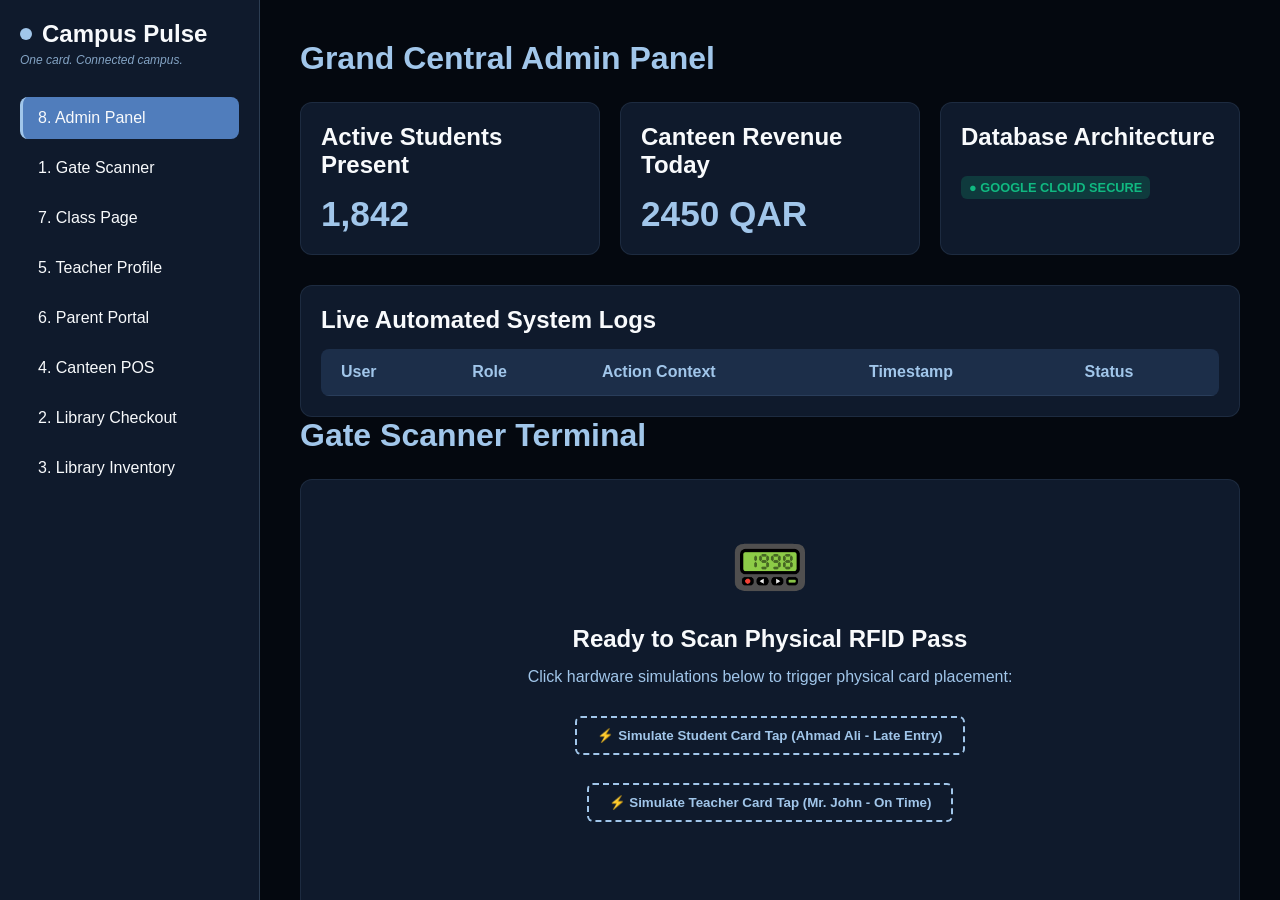
<file: index.html>
<!DOCTYPE html>
<html lang="en">
<head>
    <meta charset="UTF-8">
    <meta name="viewport" content="width=device-width, initial-scale=1.0">
    <title>Campus Pulse Prototype Hub</title>
    <link rel="stylesheet" href="style.css">
</head>
<body>

    <!-- MASTER SYSTEM NAVIGATION SIDEBAR -->
    <div class="sidebar">
        <div class="brand"><div class="brand-pulse"></div>Campus Pulse</div>
        <div class="tagline">One card. Connected campus.</div>
        <ul class="nav-links">
            <li class="nav-item active" onclick="switchPage('admin')">8. Admin Panel</li>
            <li class="nav-item" onclick="switchPage('gate')">1. Gate Scanner</li>
            <li class="nav-item" onclick="switchPage('class')">7. Class Page</li>
            <li class="nav-item" onclick="switchPage('teacher')">5. Teacher Profile</li>
            <li class="nav-item" onclick="switchPage('parent')">6. Parent Portal</li>
            <li class="nav-item" onclick="switchPage('canteen')">4. Canteen POS</li>
            <li class="nav-item" onclick="switchPage('lib-checkout')">2. Library Checkout</li>
            <li class="nav-item" onclick="switchPage('lib-dashboard')">3. Library Inventory</li>
        </ul>
    </div>

    <!-- MAIN DISPLAY CANVAS -->
    <div class="main-content">

        <!-- PAGE 8: ADMIN MASTER DASHBOARD -->
        <div id="page-admin" class="page-view active">
            <h1>Grand Central Admin Panel</h1>
            <div class="grid-3">
                <div class="card"><h2>Active Students Present</h2><div class="stat-num" id="admin-present-count">1,842</div></div>
                <div class="card"><h2>Canteen Revenue Today</h2><div class="stat-num"><span id="admin-revenue">2,450</span> QAR</div></div>
                <div class="card"><h2>Database Architecture</h2><div class="badge badge-green" style="display:inline-block; margin-top:10px;">● GOOGLE CLOUD SECURE</div></div>
            </div>
            <div class="card">
                <h2>Live Automated System Logs</h2>
                <table>
                    <thead>
                        <tr><th>User</th><th>Role</th><th>Action Context</th><th>Timestamp</th><th>Status</th></tr>
                    </thead>
                    <tbody id="admin-log-table">
                        <!-- Dynamic lines append here -->
                    </tbody>
                </table>
            </div>
        </div>

        <!-- PAGE 1: GATE SCANNER HARDWARE SIMULATOR -->
        <div id="page-gate" class="page-view">
            <h1>Gate Scanner Terminal</h1>
            <div class="card" style="text-align: center; padding: 50px 20px;">
                <div style="font-size: 4rem; margin-bottom: 20px;">📟</div>
                <h2>Ready to Scan Physical RFID Pass</h2>
                <p style="color: var(--text-muted); margin-bottom: 20px;">Click hardware simulations below to trigger physical card placement:</p>
                <button class="btn btn-simulate" onclick="triggerGateScan('Ahmad Ali', 'Student', '7:45 AM', 'Late')">⚡ Simulate Student Card Tap (Ahmad Ali - Late Entry)</button>
                <br><br>
                <button class="btn btn-simulate" onclick="triggerGateScan('Mr. John', 'Teacher', '7:12 AM', 'Present')">⚡ Simulate Teacher Card Tap (Mr. John - On Time)</button>
                <h2 id="gate-output" style="margin-top: 30px; min-height: 40px;"></h2>
            </div>
        </div>

        <!-- PAGE 7: CLASS PAGE -->
        <div id="page-class" class="page-view">
            <h1>Classroom Hub: Grade 10 - Mathematics</h1>
            <div class="card">
                <h2>Automated Morning Attendance Sync</h2>
                <table>
                    <thead><tr><th>Student ID</th><th>Name</th><th>Assigned Desk</th><th>Gate Scan Status</th></tr></thead>
                    <tbody>
                        <tr><td>#8841</td><td>Ahmad Ali</td><td>Row 1, Desk 3</td><td><span class="badge badge-red" id="class-ahmad-status">Absent (No Gate Log)</span></td></tr>
                        <tr><td>#8842</td><td>Fatima Al-Thani</td><td>Row 3, Desk 1</td><td><span class="badge badge-green">Present (7:05 AM)</span></td></tr>
                        <tr><td>#8843</td><td>Salem Hassan</td><td>Row 2, Desk 4</td><td><span class="badge badge-green">Present (7:14 AM)</span></td></tr>
                    </tbody>
                </table>
            </div>
        </div>

        <!-- PAGE 5: TEACHER PROFILE -->
        <div id="page-teacher" class="page-view">
            <h1>Teacher Portal: Mr. John</h1>
            <div class="grid-3">
                <div class="card"><h2>Morning Attendance Log</h2><div class="stat-num" id="teacher-status-badge" style="color:var(--accent-red); font-size:1.8rem;">NOT CHECKED IN</div></div>
                <div class="card"><h2>Canteen Card Balance</h2><div class="stat-num">150 QAR</div></div>
                <div class="card"><h2>Assigned Classes Today</h2><div class="stat-num" style="font-size:1.8rem; color:white;">4 Periods</div></div>
            </div>
        </div>

        <!-- PAGE 6: PARENT PORTAL -->
        <div id="page-parent" class="page-view">
            <h1>Parent Access Dashboard</h1>
            <div class="grid-3">
                <div class="card"><h2>Child Attendance Sync</h2><p>Ahmad Ali:</p><div class="badge badge-red" id="parent-child-status" style="display:inline-block; margin-top:5px;">Absent</div></div>
                <div class="card"><h2>Canteen Wallet Balance</h2><div class="stat-num"><span id="parent-balance-view">45</span> QAR</div><button class="btn btn-simulate" onclick="addParentCredit()" style="margin-top:10px; padding:6px 12px; font-size:0.85rem;">💳 Add 50 QAR Allowance</button></div>
                <div class="card"><h2>Daily Spending Limit</h2><div class="stat-num" style="color:white; font-size:1.8rem;">25 QAR Max</div></div>
            </div>
        </div>

        <!-- PAGE 4: CANTEEN POINT OF SALE TERMINAL -->
        <div id="page-canteen" class="page-view">
            <h1>Canteen Checkout Register</h1>
            <div style="display: flex; gap: 30px;">
                <div style="flex: 2;">
                    <h2>Active Daily Cafeteria Menu</h2>
                    <div class="canteen-item"><div><strong>Fresh Chicken Sandwich</strong><br><span style="color:var(--text-muted)">15 QAR</span></div><button class="btn" onclick="addToCart(15, 'Chicken Sandwich')">Add</button></div>
                    <div class="canteen-item"><div><strong>Hot Morning Espresso</strong><br><span style="color:var(--text-muted)">10 QAR</span></div><button class="btn" onclick="addToCart(10, 'Espresso')">Add</button></div>
                    <div class="canteen-item"><div><strong>Mineral Water</strong><br><span style="color:var(--text-muted)">3 QAR</span></div><button class="btn" onclick="addToCart(3, 'Water')">Add</button></div>
                </div>
                <div style="flex: 1;" class="card">
                    <h2>Active Checkout Basket</h2>
                    <p style="margin: 20px 0;">Total Due: <strong style="font-size: 1.8rem; color:var(--accent-blue);"><span id="cart-total">0</span> QAR</strong></p>
                    <p style="font-size:0.85rem; color:var(--text-muted); margin-bottom:10px;">Linked Student Card Balance: <span id="canteen-balance-check">45</span> QAR</p>
                    <button class="btn btn-simulate" style="width: 100%;" onclick="processCanteenPayment()">🛒 Tap Student Card to Deduct</button>
                    <p id="canteen-status" style="margin-top:15px; text-align:center; font-weight:bold;"></p>
                </div>
            </div>
        </div>

        <!-- PAGE 2: LIBRARY CHECKOUT -->
        <div id="page-lib-checkout" class="page-view">
            <h1>RFID Library Checkout Pad</h1>
            <div class="card" style="max-width: 500px; margin: 0 auto; text-align: center;">
                <h2>Scan Processing Interface</h2>
                <p style="color: var(--text-muted); margin-bottom:20px;">Simulate physical student lookup & book verification barcode linking:</p>
                <button class="btn btn-simulate" style="width:100%; margin-bottom:15px;" onclick="simulateLibraryCheckout()">⚡ Tap Ahmad's Card & Scan Book ID</button>
                <p id="lib-checkout-msg" style="font-weight:bold; color:var(--accent-green);"></p>
            </div>
        </div>

        <!-- PAGE 3: LIBRARY INVENTORY DASHBOARD -->
        <div id="page-lib-dashboard" class="page-view">
            <h1>Master Library Catalog</h1>
            <div class="grid-3">
                <div class="card"><h2>Total Registered Stock</h2><div class="stat-num">5,420 Books</div></div>
                <div class="card"><h2>Checked Out Today</h2><div class="stat-num" id="lib-out-count">182</div></div>
                <div class="card"><h2>Overdue Flag Warnings</h2><div class="stat-num" style="color:#f59e0b">14 Books</div></div>
            </div>
            <div class="card">
                <h2>Real-Time Catalog Verification Matrix</h2>
                <table>
                    <thead><tr><th>ISBN / Barcode</th><th>Book Title</th><th>Subject Domain</th><th>Ecosystem Status</th></tr></thead>
                    <tbody>
                        <tr><td>#978-01340</td><td>Introduction to Calculus</td><td>Mathematics</td><td><span class="badge badge-green">● On Shelf (A3)</span></td></tr>
                        <tr><td>#978-00611</td><td>The History of Qatar</td><td>Social Studies</td><td><span class="badge badge-green" id="book-qatar-status">● On Shelf (B1)</span></td></tr>
                        <tr><td>#978-01414</td><td>Classic Arabic Prose</td><td>Literature</td><td><span class="badge badge-yellow">● Reserved Holding</span></td></tr>
                    </tbody>
                </table>
            </div>
        </div>

    </div>

    <!-- CENTRAL PROTOTYPE INTERACTIVE LOGIC ENGINE -->
    <script>
        // System State Initializers 
        if(!localStorage.getItem('studentBalance')) localStorage.setItem('studentBalance', '45');
        if(!localStorage.getItem('canteenRevenue')) localStorage.setItem('canteenRevenue', '2450');
        
        let currentCartAmount = 0;

        function updateUIElements() {
            const bal = localStorage.getItem('studentBalance');
            document.getElementById('parent-balance-view').innerText = bal;
            document.getElementById('canteen-balance-check').innerText = bal;
            document.getElementById('admin-revenue').innerText = localStorage.getItem('canteenRevenue');
        }

        function switchPage(pageId) {
            document.querySelectorAll('.page-view').forEach(p => p.classList.remove('active'));
            document.querySelectorAll('.nav-item').forEach(i => i.classList.remove('active'));
            document.getElementById('page-' + pageId).classList.add('active');
            event.target.classList.add('active');
            updateUIElements();
        }

        function triggerGateScan(name, role, time, status) {
            document.getElementById('gate-output').innerHTML = `<span style="color:var(--accent-green)">🟢 Card Detected! Welcome ${name} (${role}). Status logged: ${status} at ${time}.</span>`;
            
            // Log entry data directly to the central administrator screen 
            const tbody = document.getElementById('admin-log-table');
            const row = `<tr><td><strong>${name}</strong></td><td>${role}</td><td>Gate Entrance Scan</td><td>${time}</td><td><span class="badge ${status=='Late'?'badge-yellow':'badge-green'}">${status}</span></td></tr>`;
            tbody.innerHTML = row + tbody.innerHTML;

            if(name === 'Ahmad Ali') {
                document.getElementById('class-ahmad-status').className = "badge badge-yellow";
                document.getElementById('class-ahmad-status').innerText = "Late Entry (7:45 AM)";
                document.getElementById('parent-child-status').className = "badge badge-yellow";
                document.getElementById('parent-child-status').innerText = "Late Entry (7:45 AM)";
                document.getElementById('admin-present-count').innerText = "1,843";
            }
            if(name === 'Mr. John') {
                document.getElementById('teacher-status-badge').className = "stat-num";
                document.getElementById('teacher-status-badge').style.color = "var(--accent-green)";
                document.getElementById('teacher-status-badge').innerText = "PRESENT (7:12 AM)";
            }
        }

        function addParentCredit() {
            let current = parseFloat(localStorage.getItem('studentBalance'));
            current += 50;
            localStorage.setItem('studentBalance', current);
            updateUIElements();
        }

        function addToCart(amount, itemName) {
            currentCartAmount = amount;
            document.getElementById('cart-total').innerText = amount;
            document.getElementById('canteen-status').innerText = `Selected: ${itemName}`;
            document.getElementById('canteen-status').style.color = "white";
        }

        function processCanteenPayment() {
            if(currentCartAmount === 0) {
                document.getElementById('canteen-status').innerText = "❌ Please select a menu item first.";
                document.getElementById('canteen-status').style.color = "var(--accent-red)";
                return;
            }
            let bal = parseFloat(localStorage.getItem('studentBalance'));
            if(bal >= currentCartAmount) {
                bal -= currentCartAmount;
                localStorage.setItem('studentBalance', bal);
                
                let rev = parseInt(localStorage.getItem('canteenRevenue'));
                rev += currentCartAmount;
                localStorage.setItem('canteenRevenue', rev);

                document.getElementById('canteen-status').innerText = "✅ Payment Approved! Enjoy lunch.";
                document.getElementById('canteen-status').style.color = "var(--accent-green)";
                
                const tbody = document.getElementById('admin-log-table');
                tbody.innerHTML = `<tr><td><strong>Ahmad Ali</strong></td><td>Student</td><td>Canteen Purchase Deducted</td><td>Live</td><td><span class="badge badge-green">Approved</span></td></tr>` + tbody.innerHTML;
                
                currentCartAmount = 0;
                document.getElementById('cart-total').innerText = "0";
                updateUIElements();
            } else {
                document.getElementById('canteen-status').innerText = "❌ Transaction Declined: Insufficient Card Funds.";
                document.getElementById('canteen-status').style.color = "var(--accent-red)";
            }
        }

        function simulateLibraryCheckout() {
            document.getElementById('lib-checkout-msg').innerText = "✅ Book Linked! Title: 'The History of Qatar' checked out to Ahmad Ali.";
            document.getElementById('book-qatar-status').className = "badge badge-red";
            document.getElementById('book-qatar-status').innerText = "● Out (Ahmad Ali)";
            document.getElementById('lib-out-count').innerText = "183";

            const tbody = document.getElementById('admin-log-table');
            tbody.innerHTML = `<tr><td><strong>Ahmad Ali</strong></td><td>Student</td><td>Library Book Out: #978-00611</td><td>Live</td><td><span class="badge badge-green">Checked Out</span></td></tr>` + tbody.innerHTML;
        }

        // Initialize display configuration metrics instantly
        updateUIElements();
    </script>
</body>
</html>
</file>
<file: style.css>
:root {
    --bg-dark: #04080f;
    --panel-dark: #0f1a2c;
    --accent-blue: #507dbc;
    --accent-light: #a1c6ea;
    --accent-green: #10b981;
    --accent-red: #ef4444;
    --text-main: #f8fafc;
    --text-muted: #a1c6ea;
}

* {
    margin: 0;
    padding: 0;
    box-sizing: border-box;
    font-family: 'Segoe UI', Roboto, sans-serif;
}

body {
    background-color: var(--bg-dark);
    color: var(--text-main);
    display: flex;
    height: 100vh;
    overflow: hidden;
}

/* Sidebar Styling */
.sidebar {
    width: 260px;
    background-color: var(--panel-dark);
    border-right: 1px solid rgba(161, 198, 234, 0.2);
    display: flex;
    flex-direction: column;
    padding: 20px;
}

.brand {
    font-size: 1.5rem;
    font-weight: bold;
    color: var(--text-main);
    margin-bottom: 5px;
    display: flex;
    align-items: center;
    gap: 10px;
}

.brand-pulse {
    width: 12px;
    height: 12px;
    background-color: var(--accent-light);
    border-radius: 50%;
    animation: pulse 1.5s infinite;
}

@keyframes pulse {
    0% { transform: scale(0.9); opacity: 0.7; }
    50% { transform: scale(1.2); opacity: 1; }
    100% { transform: scale(0.9); opacity: 0.7; }
}

.tagline {
    font-size: 0.75rem;
    color: var(--accent-light);
    margin-bottom: 30px;
    font-style: italic;
    opacity: 0.8;
}

.nav-links {
    list-style: none;
    display: flex;
    flex-direction: column;
    gap: 8px;
}

.nav-item {
    display: block;
    padding: 12px 15px;
    border-radius: 8px;
    cursor: pointer;
    color: var(--text-main);
    text-decoration: none;
    transition: all 0.2s ease;
    font-weight: 500;
    border-left: 3px solid transparent;
}

.nav-item:hover, .nav-item.active {
    background-color: var(--accent-blue);
    color: var(--text-main);
    border-left: 3px solid var(--accent-light);
}

/* Main Display Canvas */
.main-content {
    flex: 1;
    padding: 40px;
    overflow-y: auto;
}

/* Dashboard Components */
h1 { margin-bottom: 25px; font-size: 2rem; color: var(--accent-light); }
h2 { margin-bottom: 15px; color: var(--text-main); font-weight: 600; }

.grid-3 {
    display: grid;
    grid-template-columns: repeat(auto-fit, minmax(250px, 1fr));
    gap: 20px;
    margin-bottom: 30px;
}

.card {
    background-color: var(--panel-dark);
    border: 1px solid rgba(161, 198, 234, 0.1);
    padding: 20px;
    border-radius: 12px;
}

.stat-num {
    font-size: 2.2rem;
    font-weight: bold;
    color: var(--accent-light);
    margin-top: 5px;
}

/* Tables */
table {
    width: 100%;
    border-collapse: collapse;
    margin-top: 15px;
    background-color: var(--panel-dark);
    border-radius: 8px;
    overflow: hidden;
}

th, td {
    padding: 14px 20px;
    text-align: left;
    border-bottom: 1px solid rgba(161, 198, 234, 0.1);
}

th { background-color: rgba(80, 125, 188, 0.2); color: var(--accent-light); font-weight: 600; }

/* Status Badges & Buttons */
.badge {
    padding: 4px 8px;
    border-radius: 6px;
    font-size: 0.8rem;
    font-weight: bold;
}
.badge-green { background: rgba(16, 185, 129, 0.2); color: var(--accent-green); }
.badge-red { background: rgba(239, 68, 68, 0.2); color: var(--accent-red); }
.badge-yellow { background: rgba(245, 158, 11, 0.2); color: #f59e0b; }

.btn {
    background-color: var(--accent-blue);
    color: white;
    border: none;
    padding: 10px 20px;
    border-radius: 6px;
    cursor: pointer;
    font-weight: 600;
    transition: background 0.2s;
}
.btn:hover { background-color: #3b6da8; }
.btn-simulate {
    background-color: transparent;
    border: 2px dashed var(--accent-light);
    color: var(--accent-light);
    margin-top: 10px;
}
.btn-simulate:hover { background: rgba(161, 198, 234, 0.1); }

.canteen-item {
    display: flex;
    justify-content: space-between;
    align-items: center;
    padding: 12px;
    background: var(--panel-dark);
    border: 1px solid rgba(161, 198, 234, 0.1);
    border-radius: 8px;
    margin-bottom: 10px;
}
</file>
